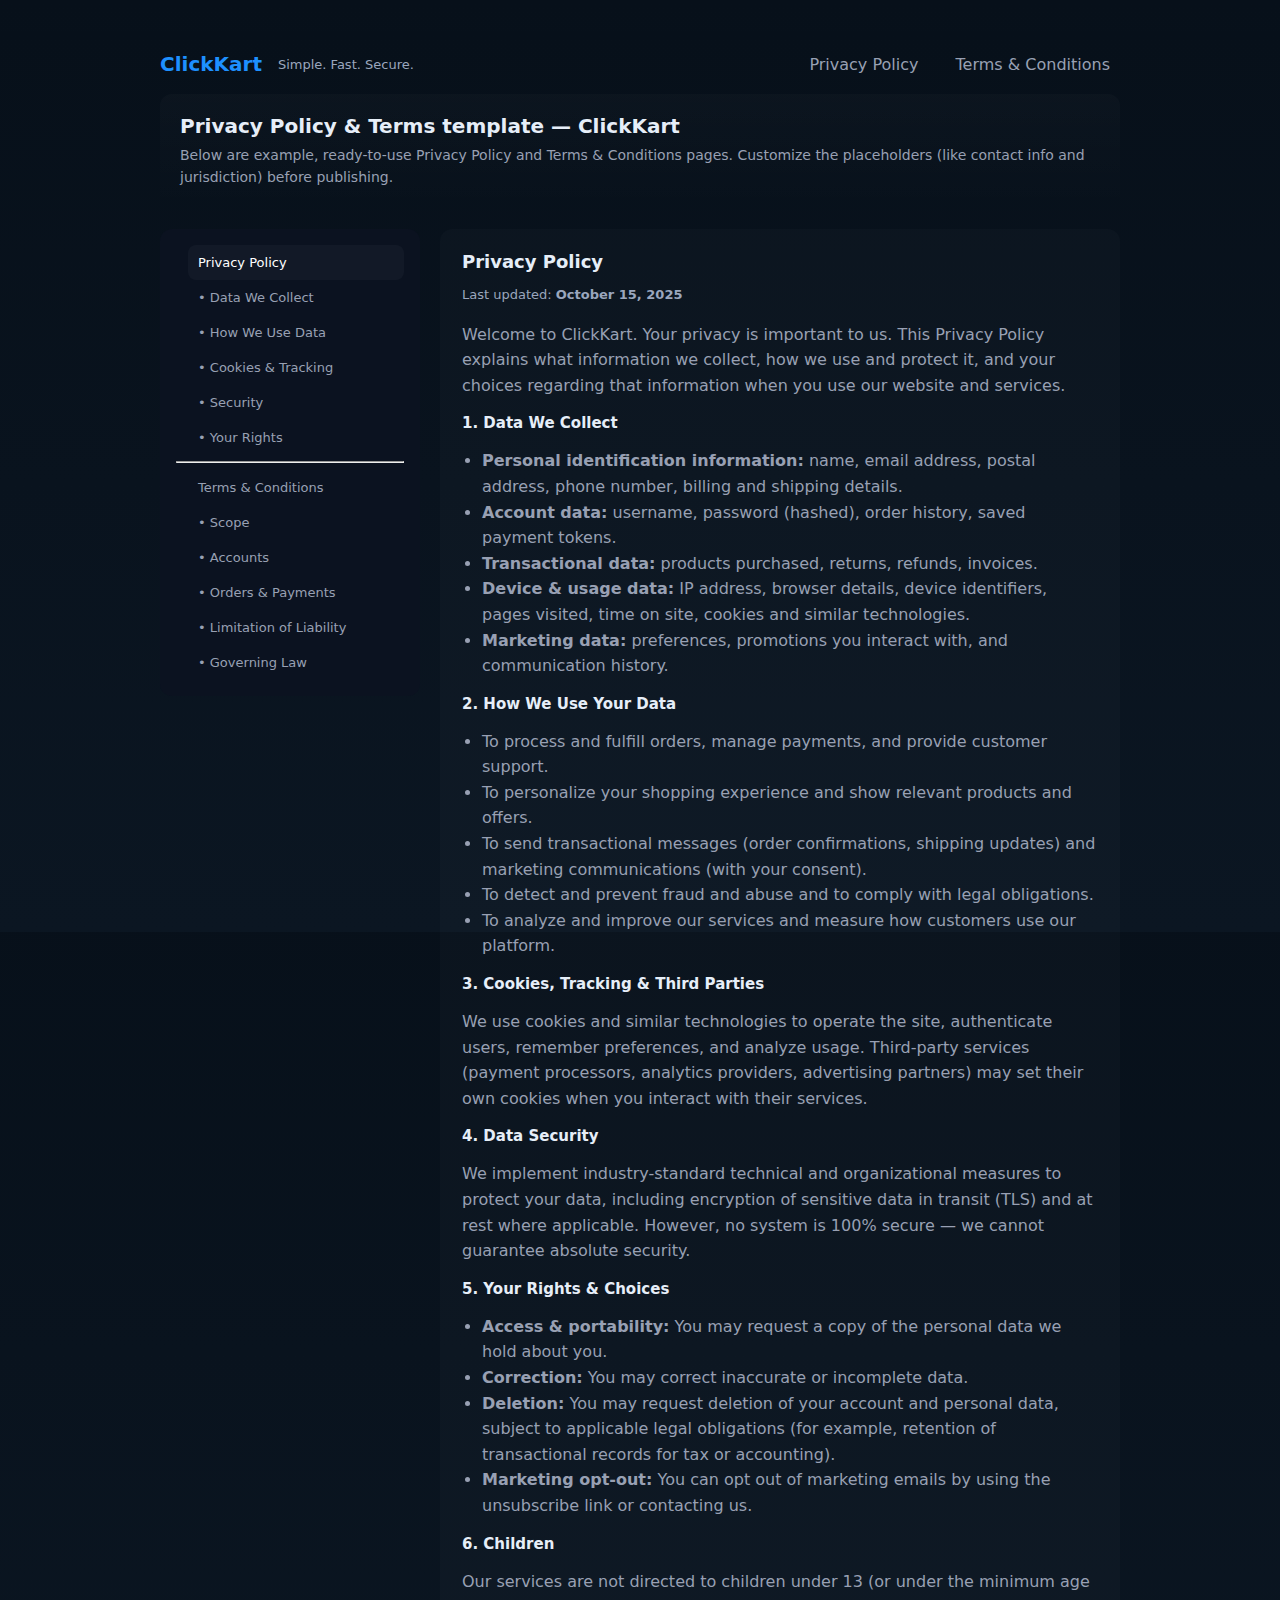
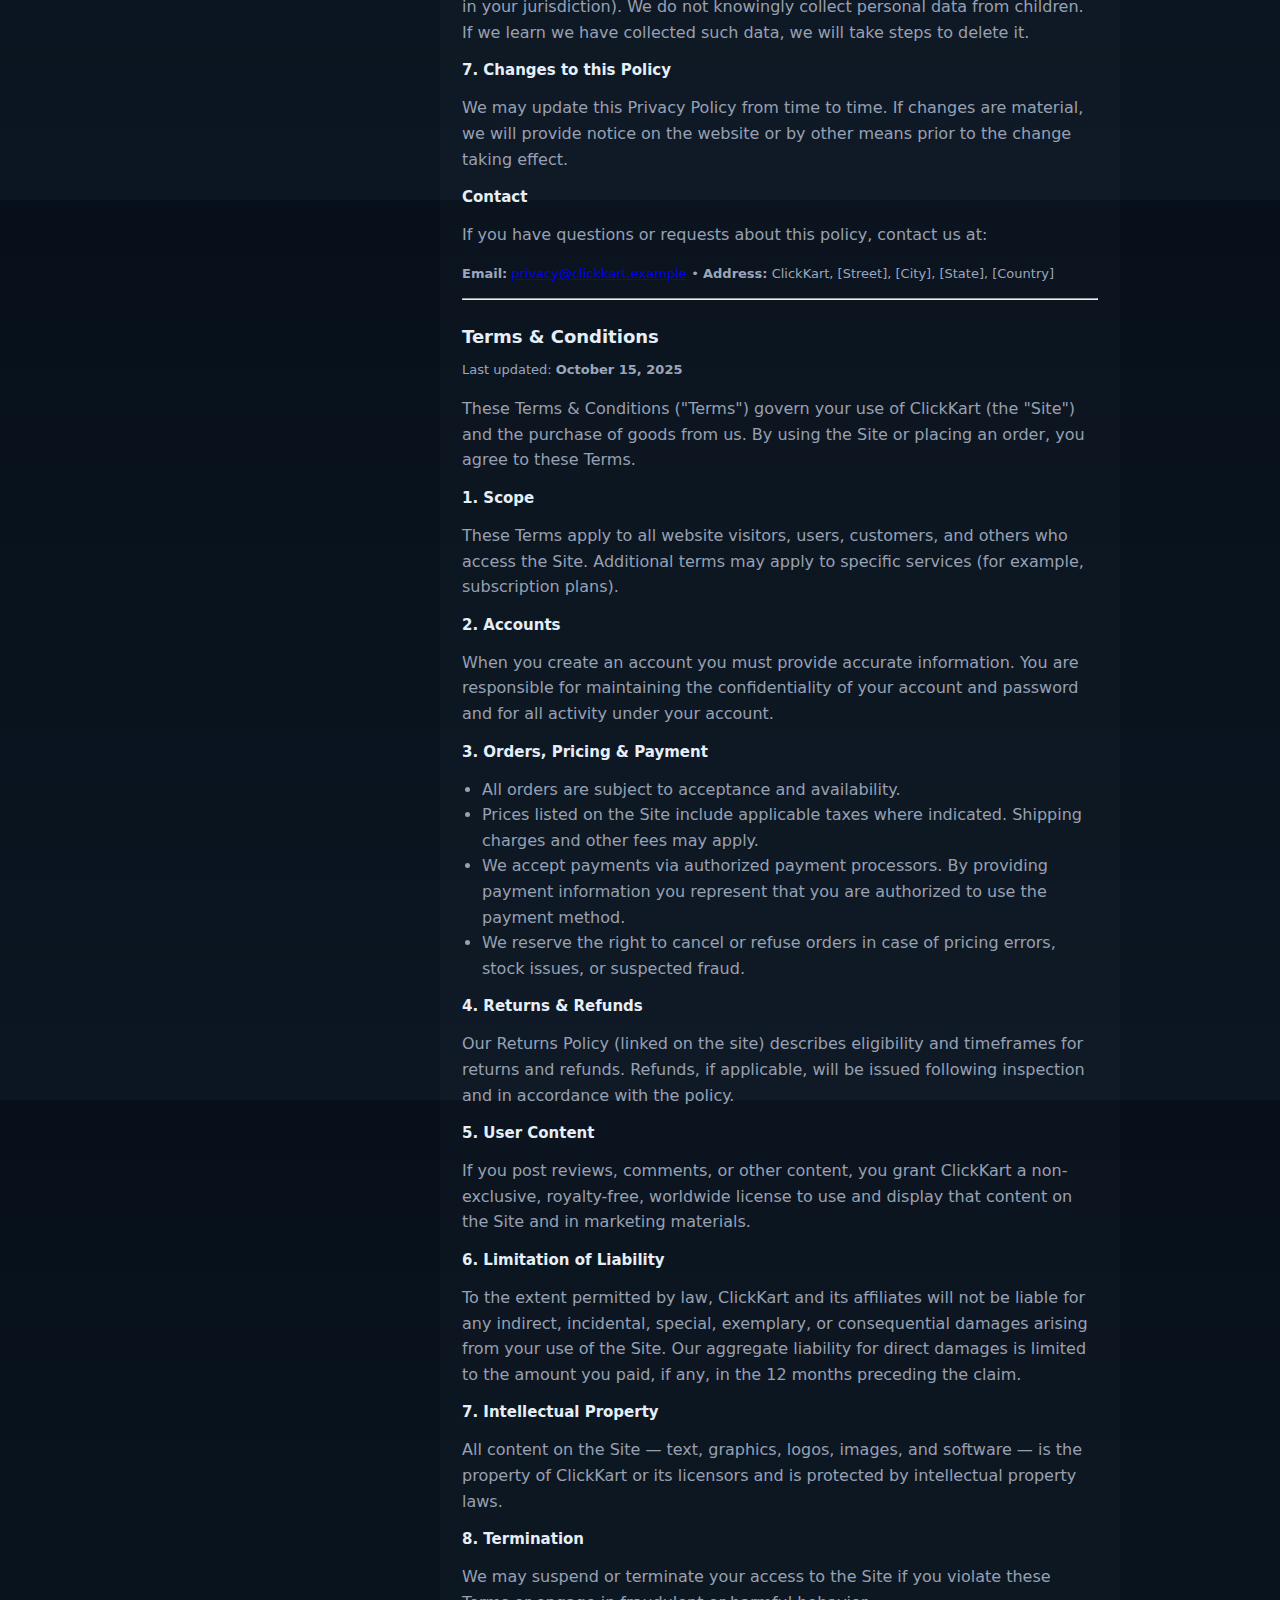
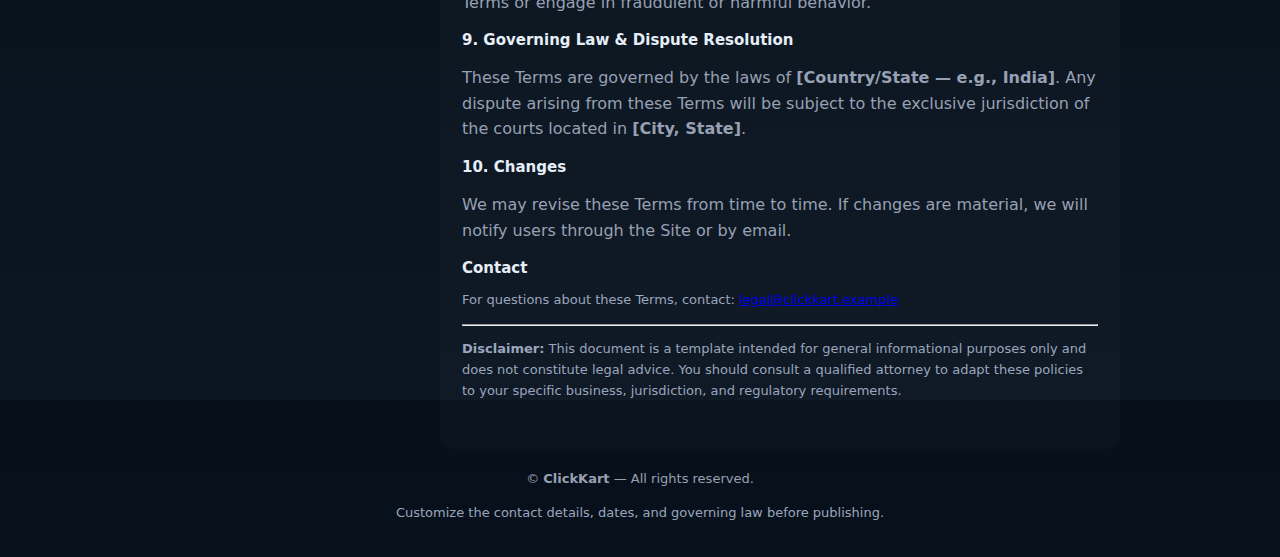
<file: privecy.html>
<!doctype html>

<html lang="en">
<head>
  <meta charset="utf-8" />
  <meta name="viewport" content="width=device-width,initial-scale=1" />
  <title>ClickKart — Privacy Policy & Terms</title>
  <style>
    :root{--bg:#0f1724;--card:#0b1220;--muted:#98a0b3;--accent:#1e90ff;--glass:rgba(255,255,255,0.03);--radius:12px}
    *{box-sizing:border-box}
    html,body{height:100%;margin:0;font-family:Inter,system-ui,Segoe UI,Roboto,"Helvetica Neue",Arial;color:#e6eef8;background:linear-gradient(180deg,#07101a 0%,#0b1622 100%);-webkit-font-smoothing:antialiased}
    .wrap{max-width:1000px;margin:32px auto;padding:20px}
    header{display:flex;align-items:center;gap:16px}
    .logo{font-weight:800;font-size:20px;color:var(--accent)}
    nav{margin-left:auto}
    nav a{color:var(--muted);text-decoration:none;margin-left:12px;padding:8px 10px;border-radius:8px}
    nav a:hover{background:var(--glass);color:#fff}.hero{background:linear-gradient(180deg,rgba(255,255,255,0.02),transparent);padding:20px;border-radius:var(--radius);margin-top:18px}
.hero h1{margin:0 0 6px 0;font-size:20px}
.hero p{margin:0;color:var(--muted);font-size:14px}

.grid{display:grid;grid-template-columns:260px 1fr;gap:20px;margin-top:20px}
aside{background:var(--card);padding:16px;border-radius:12px;height:fit-content}
aside nav a{display:block;color:var(--muted);padding:10px;border-radius:8px;text-decoration:none}
aside nav a.active,aside nav a:hover{color:#fff;background:var(--glass)}

main{background:rgba(255,255,255,0.02);padding:22px;border-radius:12px}
section{margin-bottom:26px}
h2{margin:0 0 8px 0;font-size:18px}
h3{margin:14px 0 6px 0;font-size:15px}
p,ul{color:var(--muted);line-height:1.6}
ul{padding-left:20px}
.small{font-size:13px;color:#9aa6bd}

.toc{font-size:13px}
footer{margin-top:20px;text-align:center;color:var(--muted);font-size:13px}

/* Responsive */
@media (max-width:800px){.grid{grid-template-columns:1fr;}.logo{font-size:18px;padding-right:8px}.wrap{margin:12px}}
/* Print */
@media print{body{background:#fff;color:#000}header,aside,nav,footer{display:none}main{box-shadow:none;background:transparent;padding:0}}

/* Utility */
.btn{display:inline-block;padding:10px 12px;border-radius:10px;background:var(--accent);color:#fff;text-decoration:none}

  </style>
</head>
<body>
  <div class="wrap">
    <header>
      <div class="logo">ClickKart</div>
      <div class="small">Simple. Fast. Secure.</div>
      <nav>
        <a href="#privacy">Privacy Policy</a>
        <a href="#terms">Terms &amp; Conditions</a>
      </nav>
    </header><div class="hero">
  <h1>Privacy Policy &amp; Terms template — ClickKart</h1>
  <p>Below are example, ready-to-use Privacy Policy and Terms &amp; Conditions pages. Customize the placeholders (like contact info and jurisdiction) before publishing.</p>
</div>

<div class="grid">
  <aside>
    <nav class="toc">
      <a href="#privacy" class="active">Privacy Policy</a>
      <a href="#data-we-collect">• Data We Collect</a>
      <a href="#how-we-use">• How We Use Data</a>
      <a href="#cookies">• Cookies &amp; Tracking</a>
      <a href="#security">• Security</a>
      <a href="#your-rights">• Your Rights</a>
      <hr />
      <a href="#terms">Terms &amp; Conditions</a>
      <a href="#scope">• Scope</a>
      <a href="#accounts">• Accounts</a>
      <a href="#orders">• Orders &amp; Payments</a>
      <a href="#limitation">• Limitation of Liability</a>
      <a href="#governing-law">• Governing Law</a>
    </nav>
  </aside>

  <main>
    <section id="privacy">
      <h2>Privacy Policy</h2>
      <p class="small">Last updated: <strong>October 15, 2025</strong></p>

      <p>Welcome to ClickKart. Your privacy is important to us. This Privacy Policy explains what information we collect, how we use and protect it, and your choices regarding that information when you use our website and services.</p>

      <h3 id="data-we-collect">1. Data We Collect</h3>
      <ul>
        <li><strong>Personal identification information:</strong> name, email address, postal address, phone number, billing and shipping details.</li>
        <li><strong>Account data:</strong> username, password (hashed), order history, saved payment tokens.</li>
        <li><strong>Transactional data:</strong> products purchased, returns, refunds, invoices.</li>
        <li><strong>Device &amp; usage data:</strong> IP address, browser details, device identifiers, pages visited, time on site, cookies and similar technologies.</li>
        <li><strong>Marketing data:</strong> preferences, promotions you interact with, and communication history.</li>
      </ul>

      <h3 id="how-we-use">2. How We Use Your Data</h3>
      <ul>
        <li>To process and fulfill orders, manage payments, and provide customer support.</li>
        <li>To personalize your shopping experience and show relevant products and offers.</li>
        <li>To send transactional messages (order confirmations, shipping updates) and marketing communications (with your consent).</li>
        <li>To detect and prevent fraud and abuse and to comply with legal obligations.</li>
        <li>To analyze and improve our services and measure how customers use our platform.</li>
      </ul>

      <h3 id="cookies">3. Cookies, Tracking &amp; Third Parties</h3>
      <p>We use cookies and similar technologies to operate the site, authenticate users, remember preferences, and analyze usage. Third-party services (payment processors, analytics providers, advertising partners) may set their own cookies when you interact with their services.</p>

      <h3 id="security">4. Data Security</h3>
      <p>We implement industry-standard technical and organizational measures to protect your data, including encryption of sensitive data in transit (TLS) and at rest where applicable. However, no system is 100% secure — we cannot guarantee absolute security.</p>

      <h3 id="your-rights">5. Your Rights &amp; Choices</h3>
      <ul>
        <li><strong>Access &amp; portability:</strong> You may request a copy of the personal data we hold about you.</li>
        <li><strong>Correction:</strong> You may correct inaccurate or incomplete data.</li>
        <li><strong>Deletion:</strong> You may request deletion of your account and personal data, subject to applicable legal obligations (for example, retention of transactional records for tax or accounting).</li>
        <li><strong>Marketing opt-out:</strong> You can opt out of marketing emails by using the unsubscribe link or contacting us.</li>
      </ul>

      <h3>6. Children</h3>
      <p>Our services are not directed to children under 13 (or under the minimum age in your jurisdiction). We do not knowingly collect personal data from children. If we learn we have collected such data, we will take steps to delete it.</p>

      <h3>7. Changes to this Policy</h3>
      <p>We may update this Privacy Policy from time to time. If changes are material, we will provide notice on the website or by other means prior to the change taking effect.</p>

      <h3>Contact</h3>
      <p>If you have questions or requests about this policy, contact us at:</p>
      <p class="small"><strong>Email:</strong> <a href="mailto:privacy@clickkart.example">privacy@clickkart.example</a> • <strong>Address:</strong> ClickKart, [Street], [City], [State], [Country]</p>

      <hr />
    </section>

    <section id="terms">
      <h2>Terms &amp; Conditions</h2>
      <p class="small">Last updated: <strong>October 15, 2025</strong></p>

      <p>These Terms &amp; Conditions (&quot;Terms&quot;) govern your use of ClickKart (the "Site") and the purchase of goods from us. By using the Site or placing an order, you agree to these Terms.</p>

      <h3 id="scope">1. Scope</h3>
      <p>These Terms apply to all website visitors, users, customers, and others who access the Site. Additional terms may apply to specific services (for example, subscription plans).</p>

      <h3 id="accounts">2. Accounts</h3>
      <p>When you create an account you must provide accurate information. You are responsible for maintaining the confidentiality of your account and password and for all activity under your account.</p>

      <h3 id="orders">3. Orders, Pricing &amp; Payment</h3>
      <ul>
        <li>All orders are subject to acceptance and availability.</li>
        <li>Prices listed on the Site include applicable taxes where indicated. Shipping charges and other fees may apply.</li>
        <li>We accept payments via authorized payment processors. By providing payment information you represent that you are authorized to use the payment method.</li>
        <li>We reserve the right to cancel or refuse orders in case of pricing errors, stock issues, or suspected fraud.</li>
      </ul>

      <h3 id="returns">4. Returns &amp; Refunds</h3>
      <p>Our Returns Policy (linked on the site) describes eligibility and timeframes for returns and refunds. Refunds, if applicable, will be issued following inspection and in accordance with the policy.</p>

      <h3 id="user-content">5. User Content</h3>
      <p>If you post reviews, comments, or other content, you grant ClickKart a non-exclusive, royalty-free, worldwide license to use and display that content on the Site and in marketing materials.</p>

      <h3 id="limitation">6. Limitation of Liability</h3>
      <p>To the extent permitted by law, ClickKart and its affiliates will not be liable for any indirect, incidental, special, exemplary, or consequential damages arising from your use of the Site. Our aggregate liability for direct damages is limited to the amount you paid, if any, in the 12 months preceding the claim.</p>

      <h3 id="intellectual-property">7. Intellectual Property</h3>
      <p>All content on the Site — text, graphics, logos, images, and software — is the property of ClickKart or its licensors and is protected by intellectual property laws.</p>

      <h3 id="termination">8. Termination</h3>
      <p>We may suspend or terminate your access to the Site if you violate these Terms or engage in fraudulent or harmful behavior.</p>

      <h3 id="governing-law">9. Governing Law &amp; Dispute Resolution</h3>
      <p>These Terms are governed by the laws of <strong>[Country/State — e.g., India]</strong>. Any dispute arising from these Terms will be subject to the exclusive jurisdiction of the courts located in <strong>[City, State]</strong>.</p>

      <h3 id="changes-to-terms">10. Changes</h3>
      <p>We may revise these Terms from time to time. If changes are material, we will notify users through the Site or by email.</p>

      <h3 id="contact-terms">Contact</h3>
      <p class="small">For questions about these Terms, contact: <a href="mailto:legal@clickkart.example">legal@clickkart.example</a></p>

      <hr />

      <p class="small"><strong>Disclaimer:</strong> This document is a template intended for general informational purposes only and does not constitute legal advice. You should consult a qualified attorney to adapt these policies to your specific business, jurisdiction, and regulatory requirements.</p>

    </section>

  </main>
</div>

<footer>
  <p>© <strong>ClickKart</strong> — All rights reserved.</p>
  <p class="small">Customize the contact details, dates, and governing law before publishing.</p>
</footer>

  </div>
</body>
</html>
</file>
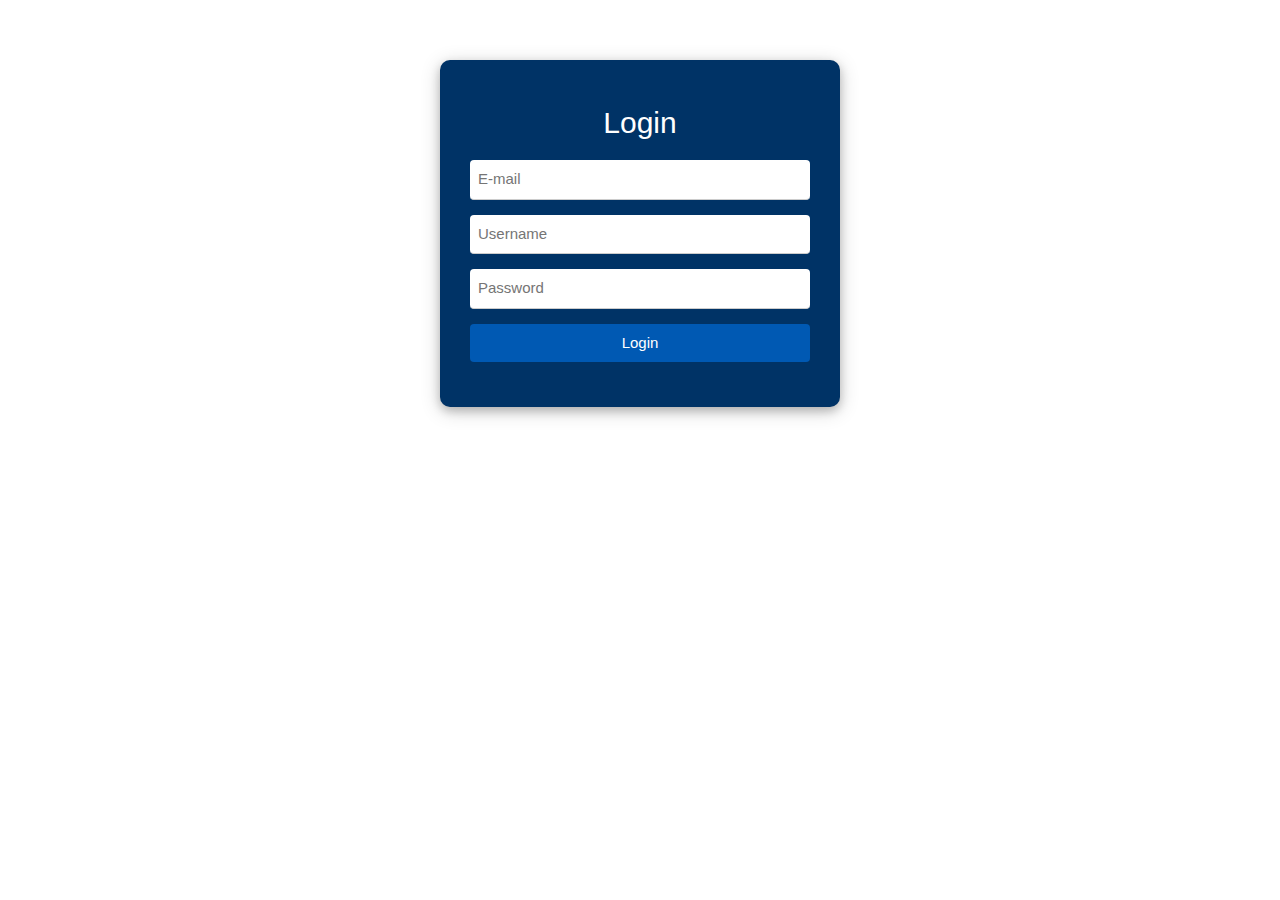
<file: sign in.html>
<!DOCTYPE html>
<html>
<head>
  <title>Login Form</title>
  <meta name="viewport" content="width=device-width, initial-scale=1">
  <!-- W3.CSS -->
  <link rel="stylesheet" href="https://www.w3schools.com/w3css/4/w3.css">
  <!-- Custom Styles -->
  <style>
    body {
     color: white;
      font-family: "Segoe UI", sans-serif;
    }

    .form-container {
      max-width: 400px;
      margin: auto;
      margin-top: 60px;
      padding: 30px;
      background-color: #003366; /* Slightly lighter dark blue */
      border-radius: 10px;
    }

   

    .w3-button {
      background-color: #0059b3 !important;
      color: white;
    }

    .w3-button:hover {
      background-color: #0073e6 !important;
    }
  </style>
</head>
<body>

  <div class="form-container w3-card-4">
    <h2 class="w3-center">Login</h2>
    
    <form>
        <p><input class="w3-input w3-round" type="email" name="Email" placeholder="E-mail" required></p>
      <p><input class="w3-input w3-round" type="text" name="username" placeholder="Username" required></p>
      <p><input class="w3-input w3-round" type="password" name="password" placeholder="Password" required></p>
      <p><button class="w3-button w3-block w3-round">Login</button></p>
    </form>
  </div>

</body>
</html>
</file>
